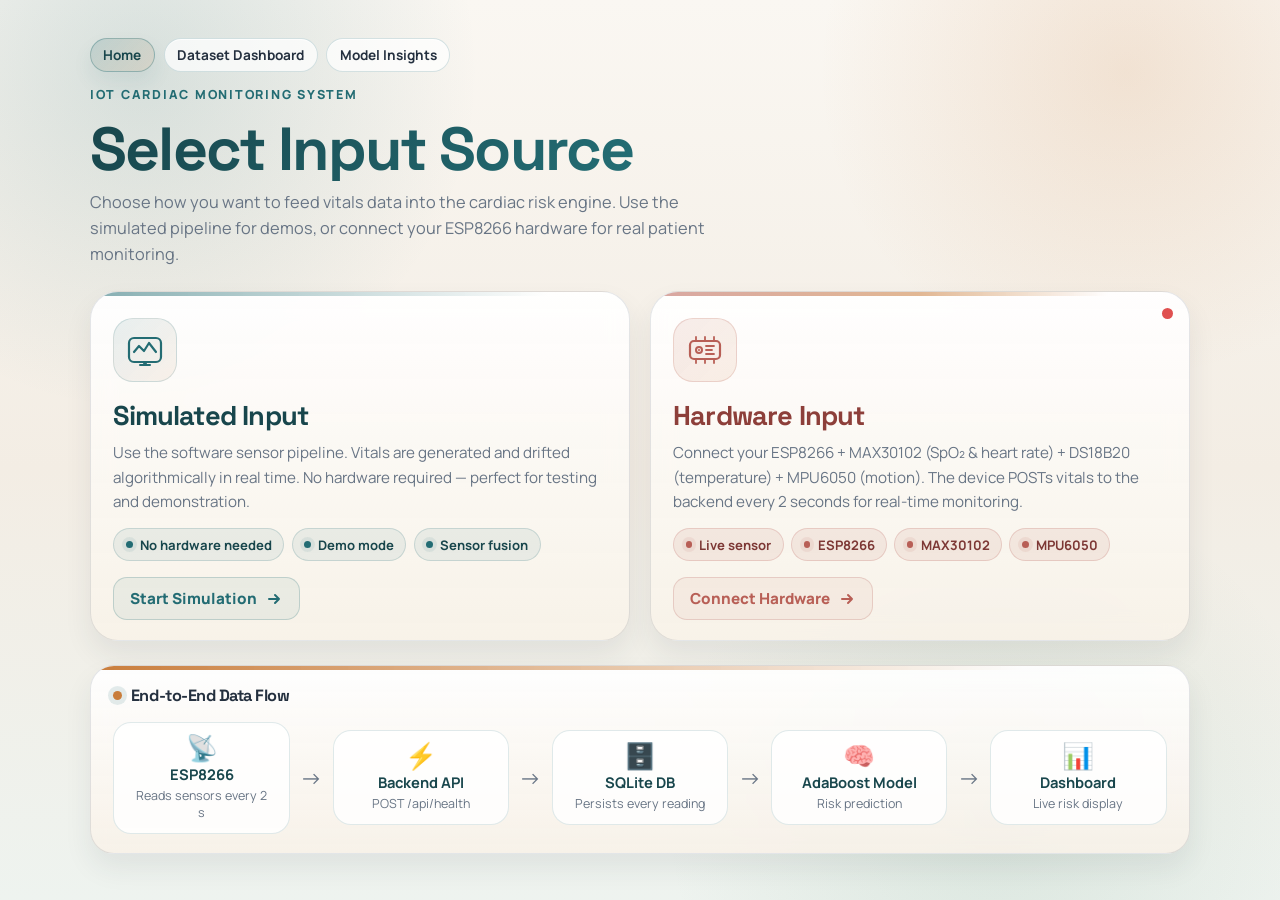
<file: project/frontend/index.html>
<!DOCTYPE html>
<html lang="en">
<head>
  <meta charset="UTF-8" />
  <meta name="viewport" content="width=device-width, initial-scale=1.0" />
  <title>Cardiac IoT Monitor — Choose Input Source</title>
  <meta name="description" content="Select your data input source: simulated sensor pipeline or real ESP8266 hardware for live cardiac risk monitoring." />
  <link rel="preconnect" href="https://fonts.googleapis.com" />
  <link rel="preconnect" href="https://fonts.gstatic.com" crossorigin />
  <link href="https://fonts.googleapis.com/css2?family=Space+Grotesk:wght@400;500;700;800&family=Manrope:wght@400;500;600;700;800&display=swap" rel="stylesheet" />
  <link rel="stylesheet" href="style.css" />
</head>
<body class="landing-body">
  <main class="landing-shell">

    <header class="landing-header">
      <nav class="top-nav">
        <a href="index.html" class="nav-link active">Home</a>
        <a href="dataset.html" class="nav-link">Dataset Dashboard</a>
        <a href="model_insights.html" class="nav-link">Model Insights</a>
      </nav>
      <p class="eyebrow">IoT Cardiac Monitoring System</p>
      <h1 class="landing-title">Select Input Source</h1>
      <p class="muted landing-sub">
        Choose how you want to feed vitals data into the cardiac risk engine.
        Use the simulated pipeline for demos, or connect your ESP8266 hardware for real patient monitoring.
      </p>
    </header>

    <section class="source-grid" aria-label="Input source options">

      <!-- Option A: Simulated -->
      <a href="intake.html" class="source-card source-card--sim" id="cardSimulated" role="button">
        <div class="source-card-icon" aria-hidden="true">
          <svg width="38" height="38" viewBox="0 0 38 38" fill="none" xmlns="http://www.w3.org/2000/svg">
            <rect x="3" y="7" width="32" height="24" rx="5" stroke="currentColor" stroke-width="2.2" fill="none"/>
            <path d="M8 21 L13 15 L18 20 L23 12 L30 21" stroke="currentColor" stroke-width="2.2" stroke-linecap="round" stroke-linejoin="round"/>
            <circle cx="19" cy="32" r="2" fill="currentColor"/>
            <path d="M14 34 h10" stroke="currentColor" stroke-width="2" stroke-linecap="round"/>
          </svg>
        </div>
        <div class="source-card-body">
          <h2 class="source-card-title">Simulated Input</h2>
          <p class="source-card-desc">
            Use the software sensor pipeline. Vitals are generated and drifted algorithmically in real time. 
            No hardware required — perfect for testing and demonstration.
          </p>
          <div class="source-card-chips">
            <span class="mark-chip">No hardware needed</span>
            <span class="mark-chip">Demo mode</span>
            <span class="mark-chip">Sensor fusion</span>
          </div>
        </div>
        <div class="source-card-cta">
          Start Simulation
          <svg width="18" height="18" viewBox="0 0 18 18" fill="none" aria-hidden="true">
            <path d="M4 9h10M10 5l4 4-4 4" stroke="currentColor" stroke-width="2" stroke-linecap="round" stroke-linejoin="round"/>
          </svg>
        </div>
      </a>

      <!-- Option B: Hardware -->
      <a href="hardware.html" class="source-card source-card--hw" id="cardHardware" role="button">
        <div class="source-card-icon" aria-hidden="true">
          <svg width="38" height="38" viewBox="0 0 38 38" fill="none" xmlns="http://www.w3.org/2000/svg">
            <rect x="4" y="10" width="30" height="18" rx="4" stroke="currentColor" stroke-width="2.2" fill="none"/>
            <circle cx="13" cy="19" r="3" stroke="currentColor" stroke-width="2" fill="none"/>
            <circle cx="13" cy="19" r="1" fill="currentColor"/>
            <path d="M20 15 h8 M20 19 h6 M20 23 h8" stroke="currentColor" stroke-width="1.8" stroke-linecap="round"/>
            <path d="M10 10 V6 M19 10 V6 M28 10 V6" stroke="currentColor" stroke-width="1.8" stroke-linecap="round"/>
            <path d="M10 28 V32 M19 28 V32 M28 28 V32" stroke="currentColor" stroke-width="1.8" stroke-linecap="round"/>
          </svg>
        </div>
        <div class="hw-live-dot" aria-label="Live hardware indicator"></div>
        <div class="source-card-body">
          <h2 class="source-card-title">Hardware Input</h2>
          <p class="source-card-desc">
            Connect your ESP8266 + MAX30102 (SpO₂ &amp; heart rate) + DS18B20 (temperature) + MPU6050 (motion).
            The device POSTs vitals to the backend every 2 seconds for real-time monitoring.
          </p>
          <div class="source-card-chips">
            <span class="mark-chip mark-chip--hw">Live sensor</span>
            <span class="mark-chip mark-chip--hw">ESP8266</span>
            <span class="mark-chip mark-chip--hw">MAX30102</span>
            <span class="mark-chip mark-chip--hw">MPU6050</span>
          </div>
        </div>
        <div class="source-card-cta source-card-cta--hw">
          Connect Hardware
          <svg width="18" height="18" viewBox="0 0 18 18" fill="none" aria-hidden="true">
            <path d="M4 9h10M10 5l4 4-4 4" stroke="currentColor" stroke-width="2" stroke-linecap="round" stroke-linejoin="round"/>
          </svg>
        </div>
      </a>

    </section>

    <!-- Flow diagram -->
    <section class="landing-flow panel" aria-label="System data flow">
      <h3>End-to-End Data Flow</h3>
      <div class="landing-flow-steps">
        <div class="lf-step">
          <span class="lf-icon lf-icon--device">📡</span>
          <strong>ESP8266</strong>
          <span class="muted">Reads sensors every 2 s</span>
        </div>
        <div class="lf-arrow">→</div>
        <div class="lf-step">
          <span class="lf-icon lf-icon--api">⚡</span>
          <strong>Backend API</strong>
          <span class="muted">POST /api/health</span>
        </div>
        <div class="lf-arrow">→</div>
        <div class="lf-step">
          <span class="lf-icon lf-icon--db">🗄️</span>
          <strong>SQLite DB</strong>
          <span class="muted">Persists every reading</span>
        </div>
        <div class="lf-arrow">→</div>
        <div class="lf-step">
          <span class="lf-icon lf-icon--model">🧠</span>
          <strong>AdaBoost Model</strong>
          <span class="muted">Risk prediction</span>
        </div>
        <div class="lf-arrow">→</div>
        <div class="lf-step">
          <span class="lf-icon lf-icon--dash">📊</span>
          <strong>Dashboard</strong>
          <span class="muted">Live risk display</span>
        </div>
      </div>
    </section>

  </main>
</body>
</html>
</file>
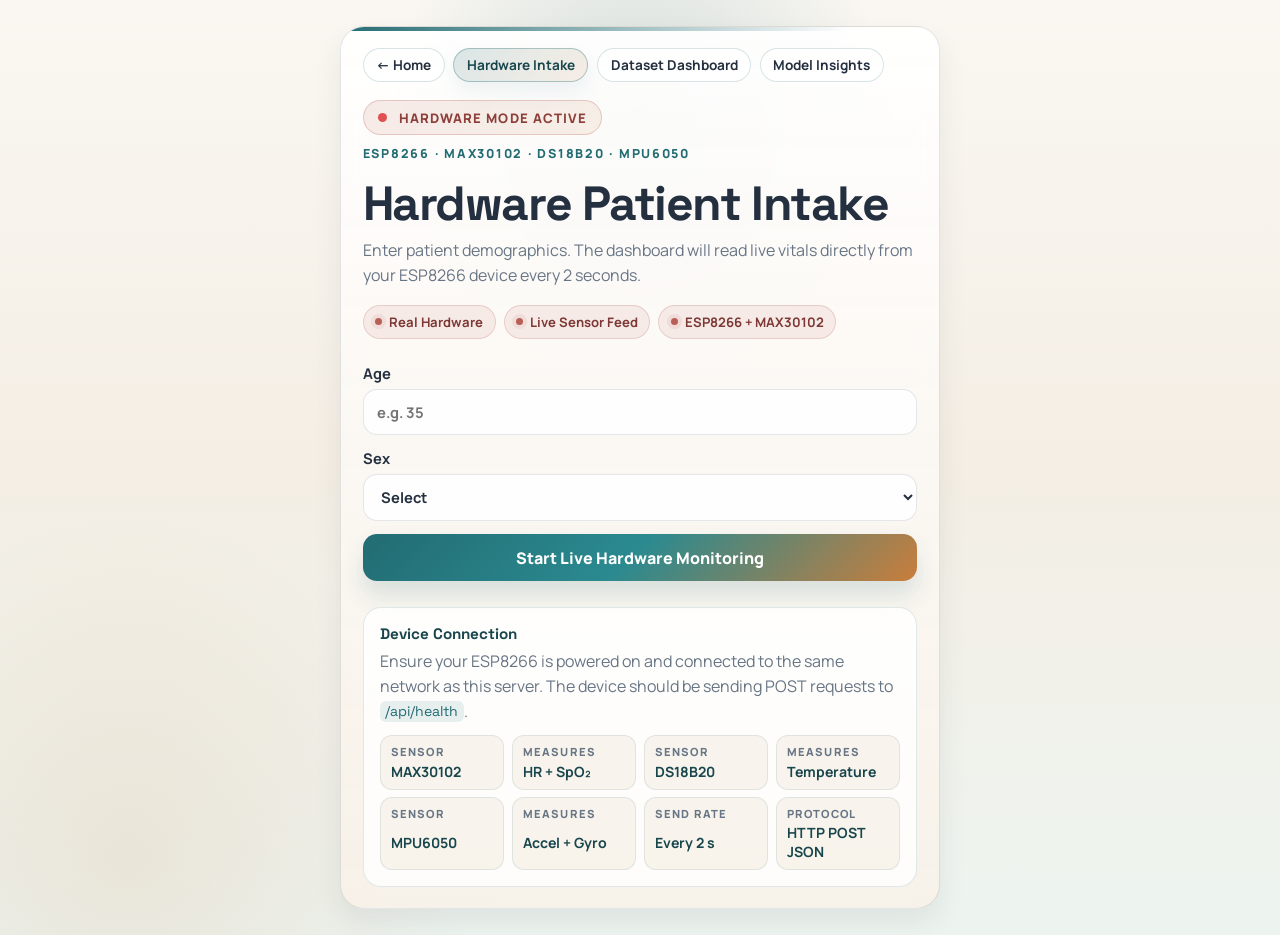
<file: project/frontend/hardware.html>
<!DOCTYPE html>
<html lang="en">
<head>
  <meta charset="UTF-8" />
  <meta name="viewport" content="width=device-width, initial-scale=1.0" />
  <title>Hardware Patient Intake — Cardiac IoT Monitor</title>
  <meta name="description" content="Enter patient demographics to begin real-time hardware-based cardiac risk monitoring via ESP8266 sensors." />
  <link rel="preconnect" href="https://fonts.googleapis.com" />
  <link rel="preconnect" href="https://fonts.gstatic.com" crossorigin />
  <link href="https://fonts.googleapis.com/css2?family=Space+Grotesk:wght@400;500;700;800&family=Manrope:wght@400;500;600;700;800&display=swap" rel="stylesheet" />
  <link rel="stylesheet" href="style.css" />
</head>
<body class="intake-body">
  <main class="intake-shell">
    <section class="intake-card">
      <nav class="top-nav">
        <a href="index.html" class="nav-link">← Home</a>
        <a href="hardware.html" class="nav-link active">Hardware Intake</a>
        <a href="dataset.html" class="nav-link">Dataset Dashboard</a>
        <a href="model_insights.html" class="nav-link">Model Insights</a>
      </nav>

      <div class="hw-mode-banner">
        <span class="hw-live-dot hw-live-dot--inline"></span>
        Hardware Mode Active
      </div>

      <p class="eyebrow">ESP8266 · MAX30102 · DS18B20 · MPU6050</p>
      <h1>Hardware Patient Intake</h1>
      <p class="muted">
        Enter patient demographics. The dashboard will read live vitals directly
        from your ESP8266 device every 2 seconds.
      </p>

      <div class="hero-marks" aria-label="Hardware highlights">
        <span class="mark-chip mark-chip--hw">Real Hardware</span>
        <span class="mark-chip mark-chip--hw">Live Sensor Feed</span>
        <span class="mark-chip mark-chip--hw">ESP8266 + MAX30102</span>
      </div>

      <form id="hwIntakeForm" class="intake-form">
        <label>
          Age
          <input type="number" id="hwAge" name="age" min="1" max="120" placeholder="e.g. 35" required />
        </label>

        <label>
          Sex
          <select id="hwSex" name="sex" required>
            <option value="">Select</option>
            <option value="1">Male</option>
            <option value="0">Female</option>
          </select>
        </label>

        <button type="submit" id="hwStartBtn">
          Start Live Hardware Monitoring
        </button>
      </form>

      <div class="hw-device-info">
        <h4>Device Connection</h4>
        <p class="muted">
          Ensure your ESP8266 is powered on and connected to the same network as this server.
          The device should be sending POST requests to <code>/api/health</code>.
        </p>
        <div class="hw-specs-grid">
          <div class="hw-spec-item">
            <span class="hw-spec-label">Sensor</span>
            <span class="hw-spec-val">MAX30102</span>
          </div>
          <div class="hw-spec-item">
            <span class="hw-spec-label">Measures</span>
            <span class="hw-spec-val">HR + SpO₂</span>
          </div>
          <div class="hw-spec-item">
            <span class="hw-spec-label">Sensor</span>
            <span class="hw-spec-val">DS18B20</span>
          </div>
          <div class="hw-spec-item">
            <span class="hw-spec-label">Measures</span>
            <span class="hw-spec-val">Temperature</span>
          </div>
          <div class="hw-spec-item">
            <span class="hw-spec-label">Sensor</span>
            <span class="hw-spec-val">MPU6050</span>
          </div>
          <div class="hw-spec-item">
            <span class="hw-spec-label">Measures</span>
            <span class="hw-spec-val">Accel + Gyro</span>
          </div>
          <div class="hw-spec-item">
            <span class="hw-spec-label">Send Rate</span>
            <span class="hw-spec-val">Every 2 s</span>
          </div>
          <div class="hw-spec-item">
            <span class="hw-spec-label">Protocol</span>
            <span class="hw-spec-val">HTTP POST JSON</span>
          </div>
        </div>
      </div>
    </section>
  </main>

  <script src="script.js"></script>
</body>
</html>
</file>
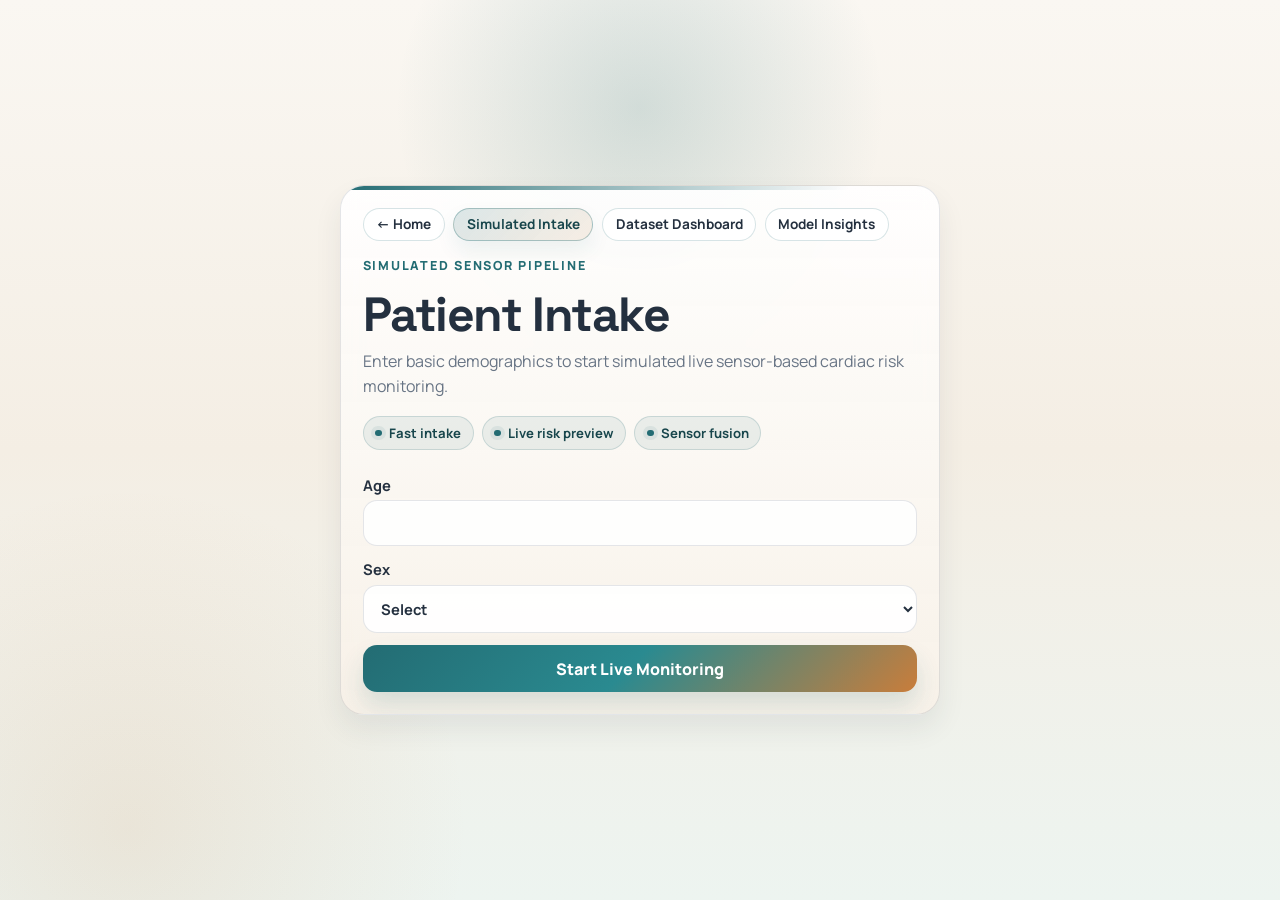
<file: project/frontend/intake.html>
<!DOCTYPE html>
<html lang="en">
<head>
  <meta charset="UTF-8" />
  <meta name="viewport" content="width=device-width, initial-scale=1.0" />
  <title>Simulated Patient Intake — Cardiac IoT Monitor</title>
  <meta name="description" content="Enter patient demographics to start simulated sensor-based cardiac risk monitoring." />
  <link rel="preconnect" href="https://fonts.googleapis.com" />
  <link rel="preconnect" href="https://fonts.gstatic.com" crossorigin />
  <link href="https://fonts.googleapis.com/css2?family=Space+Grotesk:wght@400;500;700;800&family=Manrope:wght@400;500;600;700;800&display=swap" rel="stylesheet" />
  <link rel="stylesheet" href="style.css" />
</head>
<body class="intake-body">
  <main class="intake-shell">
    <section class="intake-card">
      <nav class="top-nav">
        <a href="index.html" class="nav-link">← Home</a>
        <a href="intake.html" class="nav-link active">Simulated Intake</a>
        <a href="dataset.html" class="nav-link">Dataset Dashboard</a>
        <a href="model_insights.html" class="nav-link">Model Insights</a>
      </nav>

      <p class="eyebrow">Simulated Sensor Pipeline</p>
      <h1>Patient Intake</h1>
      <p class="muted">Enter basic demographics to start simulated live sensor-based cardiac risk monitoring.</p>

      <div class="hero-marks" aria-label="Highlights">
        <span class="mark-chip">Fast intake</span>
        <span class="mark-chip">Live risk preview</span>
        <span class="mark-chip">Sensor fusion</span>
      </div>

      <form id="intakeForm" class="intake-form">
        <label>
          Age
          <input type="number" id="age" name="age" min="1" max="120" required />
        </label>

        <label>
          Sex
          <select id="sex" name="sex" required>
            <option value="">Select</option>
            <option value="1">Male</option>
            <option value="0">Female</option>
          </select>
        </label>

        <button type="submit">Start Live Monitoring</button>
      </form>
    </section>
  </main>

  <script src="script.js"></script>
</body>
</html>
</file>
<file: project/frontend/style.css>
:root {
  --bg-main: #F5EFE7;
  --bg-sidebar: #EEF3EF;
  --bg-card: rgba(255, 255, 255, 0.86);
  --surface-strong: #FFFDF9;
  --primary: #236C73;
  --primary-strong: #18464C;
  --secondary: #C97D3B;
  --text: #24303F;
  --muted: #687585;
  --line: rgba(63, 79, 98, 0.14);
  --success: #4E8C6A;
  --warning: #B9852E;
  --danger: #B85F56;
  --shadow-soft: 0 14px 28px rgba(35, 46, 58, 0.08);
  --shadow-strong: 0 24px 52px rgba(35, 46, 58, 0.09);
}

* {
  box-sizing: border-box;
}

html {
  scroll-behavior: smooth;
}

body {
  margin: 0;
  min-height: 100vh;
  font-family: "Manrope", sans-serif;
  color: var(--text);
  overflow-x: hidden;
  background:
    radial-gradient(circle at 11% 8%, rgba(35, 108, 115, 0.16), transparent 24%),
    radial-gradient(circle at 88% 8%, rgba(201, 125, 59, 0.16), transparent 22%),
    radial-gradient(circle at 78% 90%, rgba(78, 140, 106, 0.12), transparent 26%),
    linear-gradient(180deg, #FAF7F2 0%, #F3EDE4 52%, #EEF3EF 100%),
    linear-gradient(rgba(35, 46, 58, 0.03) 1px, transparent 1px),
    linear-gradient(90deg, rgba(35, 46, 58, 0.03) 1px, transparent 1px);
  background-size: auto, auto, auto, auto, 44px 44px, 44px 44px;
}

body.intake-body {
  display: grid;
  place-items: center;
  padding: clamp(1rem, 2vw, 2rem);
  background:
    radial-gradient(circle at 50% 12%, rgba(35, 108, 115, 0.18), transparent 24%),
    radial-gradient(circle at 10% 92%, rgba(201, 125, 59, 0.12), transparent 24%),
    linear-gradient(180deg, #FAF7F2 0%, #F4EEE4 50%, #EDF4F0 100%),
    linear-gradient(rgba(35, 46, 58, 0.03) 1px, transparent 1px),
    linear-gradient(90deg, rgba(35, 46, 58, 0.03) 1px, transparent 1px);
  background-size: auto, auto, auto, 44px 44px, 44px 44px;
}

h1,
h2,
h3,
.kpi h2,
#riskScore,
.flow-step-index,
.risk-badge {
  margin: 0;
  font-family: "Space Grotesk", sans-serif;
  letter-spacing: -0.03em;
}

h3 {
  display: flex;
  align-items: center;
  gap: 0.55rem;
  font-size: 1.02rem;
}

h3::before {
  content: "";
  width: 0.55rem;
  height: 0.55rem;
  flex: 0 0 auto;
  border-radius: 999px;
  background: var(--accent, var(--primary));
  box-shadow: 0 0 0 5px rgba(35, 108, 115, 0.12);
}

p {
  margin: 0;
  line-height: 1.55;
}

a {
  color: inherit;
  text-decoration: none;
}

::selection {
  background: rgba(35, 108, 115, 0.16);
  color: var(--primary-strong);
}

.muted {
  color: var(--muted);
}

.panel,
.intake-card {
  position: relative;
  overflow: hidden;
  border: 1px solid var(--line);
  background: linear-gradient(180deg, rgba(255, 255, 255, 0.92), rgba(248, 241, 232, 0.88));
  border-radius: 24px;
  box-shadow: var(--shadow-soft);
  backdrop-filter: blur(10px);
  transition: transform 0.22s ease, box-shadow 0.22s ease, border-color 0.22s ease;
}

.panel::before,
.intake-card::before {
  content: "";
  position: absolute;
  inset: 0 0 auto;
  height: 4px;
  background: linear-gradient(90deg, var(--accent, var(--primary)) 0%, rgba(255, 255, 255, 0) 85%);
}

.panel:hover,
.intake-card:hover {
  transform: translateY(-2px);
  box-shadow: var(--shadow-strong);
}

.intake-body {
  /* handled above for the centered intake layout */
}

.intake-shell {
  width: min(600px, 100%);
}

.intake-card {
  width: 100%;
  padding: 1.35rem;
  display: grid;
  gap: 0.55rem;
}

.eyebrow {
  color: var(--primary);
  letter-spacing: 0.14em;
  text-transform: uppercase;
  font-size: 0.78rem;
  font-weight: 800;
}

.hero-marks {
  display: flex;
  flex-wrap: wrap;
  gap: 0.5rem;
  margin-top: 0.55rem;
}

.mark-chip {
  display: inline-flex;
  align-items: center;
  gap: 0.45rem;
  padding: 0.42rem 0.72rem;
  border-radius: 999px;
  border: 1px solid rgba(35, 108, 115, 0.18);
  background: rgba(35, 108, 115, 0.08);
  color: var(--primary-strong);
  font-size: 0.82rem;
  font-weight: 700;
  white-space: nowrap;
}

.mark-chip::before {
  content: "";
  width: 0.42rem;
  height: 0.42rem;
  border-radius: 999px;
  background: var(--accent, var(--primary));
  box-shadow: 0 0 0 4px rgba(35, 108, 115, 0.08);
}

.top-nav {
  display: flex;
  gap: 0.55rem;
  margin-bottom: 0.35rem;
  flex-wrap: wrap;
}

.nav-link {
  display: inline-flex;
  align-items: center;
  color: var(--text);
  font-size: 0.85rem;
  font-weight: 700;
  padding: 0.42rem 0.78rem;
  border-radius: 999px;
  border: 1px solid rgba(35, 108, 115, 0.18);
  background: rgba(255, 255, 255, 0.72);
  box-shadow: inset 0 1px 0 rgba(255, 255, 255, 0.8);
  transition: transform 0.2s ease, background 0.2s ease, border-color 0.2s ease, box-shadow 0.2s ease;
}

.nav-link:hover {
  transform: translateY(-1px);
  border-color: rgba(35, 108, 115, 0.34);
  background: rgba(35, 108, 115, 0.08);
}

.nav-link.active {
  color: var(--primary-strong);
  border-color: rgba(35, 108, 115, 0.34);
  background: linear-gradient(135deg, rgba(35, 108, 115, 0.16), rgba(201, 125, 59, 0.12));
  box-shadow: 0 10px 20px rgba(35, 108, 115, 0.08);
}

.intake-card h1 {
  margin-top: 0.4rem;
  font-size: clamp(2rem, 4vw, 3rem);
  line-height: 1.05;
}

.intake-form {
  margin-top: 1rem;
  display: grid;
  gap: 0.8rem;
}

label {
  display: grid;
  gap: 0.36rem;
  color: var(--text);
  font-size: 0.92rem;
  font-weight: 700;
}

input,
select,
button {
  font: inherit;
}

input,
select {
  min-height: 46px;
  background: rgba(255, 255, 255, 0.9);
  border: 1px solid var(--line);
  color: var(--text);
  border-radius: 14px;
  padding: 0.74rem 0.84rem;
  box-shadow: inset 0 1px 0 rgba(255, 255, 255, 0.84);
  transition: border-color 0.2s ease, box-shadow 0.2s ease, transform 0.2s ease;
}

input:focus,
select:focus {
  outline: none;
  border-color: rgba(35, 108, 115, 0.55);
  box-shadow: 0 0 0 4px rgba(35, 108, 115, 0.12);
}

button {
  border: 0;
  border-radius: 14px;
  padding: 0.78rem 0.95rem;
  font-weight: 800;
  color: #FFFFFF;
  background: linear-gradient(135deg, var(--primary) 0%, #2A8A90 48%, var(--secondary) 100%);
  cursor: pointer;
  box-shadow: 0 14px 24px rgba(35, 108, 115, 0.16);
  transition: transform 0.2s ease, filter 0.2s ease, box-shadow 0.2s ease;
}

button:hover {
  transform: translateY(-1px);
  filter: saturate(1.05);
  box-shadow: 0 18px 28px rgba(35, 108, 115, 0.2);
}

button:active {
  transform: translateY(0);
}

button:focus-visible,
input:focus-visible,
select:focus-visible,
.nav-link:focus-visible {
  outline: 3px solid rgba(35, 108, 115, 0.22);
  outline-offset: 2px;
}

.secondary-btn {
  background: linear-gradient(135deg, rgba(255, 255, 255, 0.95), rgba(244, 239, 230, 0.92));
  color: var(--primary-strong);
  border: 1px solid rgba(35, 108, 115, 0.18);
  box-shadow: none;
}

.secondary-btn:hover {
  background: linear-gradient(135deg, rgba(255, 255, 255, 1), rgba(235, 241, 239, 0.96));
}

.dashboard {
  width: min(1440px, calc(100% - 1.5rem));
  margin: 0.9rem auto 1.5rem;
  display: grid;
  gap: 1rem;
}

.header {
  padding: 1.1rem 1.15rem;
  display: flex;
  align-items: flex-start;
  justify-content: space-between;
  gap: 1rem;
  --accent: var(--primary);
}

.header > div:first-child {
  display: grid;
  gap: 0.45rem;
  max-width: 68ch;
}

.header h1 {
  font-size: clamp(1.8rem, 3vw, 2.6rem);
  line-height: 1.05;
}

.header .muted {
  max-width: 58ch;
}

.patient-chip {
  display: inline-flex;
  align-items: center;
  gap: 0.5rem;
  align-self: flex-start;
  white-space: nowrap;
  border: 1px solid rgba(35, 108, 115, 0.18);
  color: var(--primary-strong);
  background: rgba(255, 255, 255, 0.75);
  border-radius: 999px;
  padding: 0.55rem 0.85rem;
  font-weight: 700;
  box-shadow: inset 0 1px 0 rgba(255, 255, 255, 0.85);
}

.patient-chip::before {
  content: "";
  width: 0.45rem;
  height: 0.45rem;
  border-radius: 999px;
  background: var(--accent, var(--primary));
  box-shadow: 0 0 0 4px rgba(35, 108, 115, 0.08);
}

.kpi-grid {
  display: grid;
  grid-template-columns: repeat(4, minmax(0, 1fr));
  gap: 1rem;
}

.kpi {
  padding: 1rem 1.05rem 1.05rem;
  min-height: 142px;
  display: grid;
  gap: 0.35rem;
  --accent: var(--primary);
}

.kpi p {
  color: var(--muted);
  text-transform: uppercase;
  letter-spacing: 0.12em;
  font-size: 0.72rem;
  font-weight: 800;
}

.kpi h2 {
  margin-top: 0.25rem;
  font-size: clamp(1.9rem, 4vw, 2.8rem);
}

.kpi-meaning {
  margin-top: 0.15rem;
  color: var(--muted);
  font-size: 0.84rem;
  line-height: 1.45;
}

.kpi-hr { --accent: var(--primary); }
.kpi-spo2 { --accent: var(--success); }
.kpi-rr { --accent: var(--warning); }
.kpi-temp { --accent: var(--danger); }

.kpi-hr h2 { color: var(--primary); }
.kpi-spo2 h2 { color: var(--success); }
.kpi-rr h2 { color: var(--warning); }
.kpi-temp h2 { color: var(--danger); }

.grid {
  display: grid;
  gap: 1rem;
  grid-template-columns: repeat(12, minmax(0, 1fr));
}

.chart-panel {
  grid-column: span 4;
  padding: 1rem;
  --accent: var(--primary);
}

.chart-panel canvas {
  width: 100% !important;
  height: 250px !important;
}

.chart-with-insight {
  margin-top: 0.65rem;
  display: grid;
  grid-template-columns: minmax(0, 2fr) minmax(230px, 1fr);
  gap: 0.8rem;
  align-items: stretch;
}

.chart-with-insight-wide {
  grid-template-columns: minmax(0, 3fr) minmax(260px, 1fr);
}

.chart-canvas-wrap {
  min-height: 260px;
}

.chart-insight {
  border: 1px solid rgba(35, 108, 115, 0.16);
  border-radius: 18px;
  padding: 0.8rem;
  background: linear-gradient(180deg, rgba(255, 255, 255, 0.9), rgba(247, 241, 233, 0.94));
  box-shadow: inset 0 1px 0 rgba(255, 255, 255, 0.7);
}

.insight-copy {
  margin-top: 0.5rem;
  color: #3B4858;
  line-height: 1.6;
  border-left: 4px solid rgba(35, 108, 115, 0.55);
  padding-left: 0.8rem;
}

.backend-flow {
  margin-top: 0.95rem;
  display: grid;
  grid-template-columns: repeat(3, minmax(0, 1fr));
  gap: 0.9rem;
}

.flow-step {
  border: 1px solid rgba(35, 108, 115, 0.16);
  border-radius: 18px;
  padding: 1rem 1.05rem;
  background: linear-gradient(180deg, rgba(255, 255, 255, 0.96), rgba(246, 240, 231, 0.92));
  display: grid;
  gap: 0.35rem;
  min-width: 0;
}

.flow-step-index {
  width: fit-content;
  padding: 0.14rem 0.5rem;
  border-radius: 999px;
  background: rgba(35, 108, 115, 0.12);
  color: var(--primary);
  font-size: 0.78rem;
  font-weight: 800;
}

.flow-step p {
  color: #405062;
  line-height: 1.5;
  font-size: 0.93rem;
  overflow-wrap: anywhere;
  word-break: break-word;
}

.risk-panel {
  grid-column: span 12;
  padding: 1rem;
  --accent: var(--secondary);
}

.risk-explainer {
  margin-top: 1rem;
  display: grid;
  gap: 0.8rem;
}

.risk-explainer-grid {
  display: grid;
  grid-template-columns: repeat(2, minmax(0, 1fr));
  gap: 0.85rem;
}

.risk-explainer-block {
  padding: 0.85rem;
  border: 1px solid rgba(35, 108, 115, 0.14);
  border-radius: 18px;
  background: rgba(255, 255, 255, 0.84);
}

.risk-explainer-block h4 {
  margin: 0 0 0.35rem;
  font-family: "Space Grotesk", sans-serif;
  font-size: 0.98rem;
}

.detail-list,
.response-list {
  margin: 0;
  padding: 0;
}

.detail-list {
  list-style: none;
  display: grid;
  gap: 0.4rem;
}

.detail-list li {
  color: #405062;
  line-height: 1.48;
}

.formula-list li {
  padding-left: 0.9rem;
  position: relative;
}

.formula-list li::before {
  content: "";
  position: absolute;
  left: 0;
  top: 0.58rem;
  width: 0.38rem;
  height: 0.38rem;
  border-radius: 999px;
  background: var(--secondary);
}

.response-list {
  display: grid;
  grid-template-columns: minmax(120px, 170px) minmax(0, 1fr);
  gap: 0.4rem 0.7rem;
}

.response-list dt {
  font-weight: 800;
  color: var(--primary-strong);
  padding: 0.38rem 0.6rem;
  border-radius: 999px;
  border: 1px solid rgba(35, 108, 115, 0.14);
  background: rgba(35, 108, 115, 0.06);
}

.response-list dd {
  margin: 0;
  color: var(--muted);
  padding: 0.42rem 0;
  line-height: 1.5;
}

.response-list span {
  font-family: "Space Grotesk", sans-serif;
  color: var(--primary);
}

.filter-panel {
  padding: 1rem;
  --accent: var(--warning);
}

.filter-form {
  margin-top: 0.7rem;
  display: grid;
  grid-template-columns: repeat(5, minmax(0, 1fr));
  gap: 0.8rem;
  align-items: end;
}

.filter-actions {
  display: flex;
  gap: 0.55rem;
  flex-wrap: wrap;
}

.secondary-btn {
  background: linear-gradient(135deg, rgba(255, 255, 255, 0.95), rgba(244, 239, 230, 0.92));
  color: var(--primary-strong);
  border: 1px solid rgba(35, 108, 115, 0.18);
  box-shadow: none;
}

.score-row {
  margin-top: 0.85rem;
  display: flex;
  justify-content: space-between;
  align-items: center;
  gap: 0.8rem;
}

#riskScore {
  font-size: 2.15rem;
  color: var(--primary-strong);
}

.risk-badge {
  margin-top: 0.8rem;
  width: fit-content;
  padding: 0.38rem 0.72rem;
  border-radius: 999px;
  border: 1px solid transparent;
  text-transform: uppercase;
  letter-spacing: 0.12em;
  font-size: 0.75rem;
  font-weight: 800;
}

.risk-low {
  color: #356D55;
  border-color: rgba(78, 140, 106, 0.25);
  background: rgba(78, 140, 106, 0.13);
}

.risk-medium {
  color: #8A671E;
  border-color: rgba(185, 133, 46, 0.3);
  background: rgba(185, 133, 46, 0.14);
}

.risk-high {
  color: #9B4F49;
  border-color: rgba(184, 95, 86, 0.3);
  background: rgba(184, 95, 86, 0.14);
}

.warning {
  margin-top: 0.95rem;
  border: 1px solid rgba(184, 95, 86, 0.28);
  background: linear-gradient(135deg, rgba(184, 95, 86, 0.12), rgba(255, 255, 255, 0.9));
  border-radius: 18px;
  padding: 0.85rem 0.9rem;
  color: #8D4B45;
  box-shadow: inset 0 1px 0 rgba(255, 255, 255, 0.5);
}

.warning strong {
  display: inline-flex;
  align-items: center;
  gap: 0.45rem;
  font-size: 0.82rem;
  text-transform: uppercase;
  letter-spacing: 0.12em;
}

.warning p {
  margin-top: 0.35rem;
  color: #7F403B;
  font-weight: 700;
  line-height: 1.5;
}

.sensor-list {
  margin-top: 0.95rem;
  display: grid;
  grid-template-columns: repeat(2, minmax(0, 1fr));
  gap: 0.55rem 0.8rem;
}

.sensor-list dt {
  color: var(--muted);
  display: grid;
  gap: 0.2rem;
  margin: 0;
  padding: 0.7rem 0.8rem 0.72rem;
  border: 1px solid rgba(35, 108, 115, 0.14);
  border-radius: 16px;
  background: rgba(255, 255, 255, 0.86);
  box-shadow: inset 0 1px 0 rgba(255, 255, 255, 0.7);
}

.sensor-list dd {
  margin: 0;
  padding: 0.7rem 0.8rem;
  border: 1px solid rgba(35, 108, 115, 0.14);
  border-radius: 16px;
  background: linear-gradient(180deg, rgba(248, 243, 235, 0.96), rgba(255, 255, 255, 0.92));
  display: flex;
  align-items: center;
  justify-content: flex-end;
  font-weight: 800;
  color: var(--primary-strong);
  box-shadow: inset 0 1px 0 rgba(255, 255, 255, 0.7);
}

.sensor-name {
  color: var(--muted);
  text-transform: uppercase;
  letter-spacing: 0.08em;
  font-size: 0.72rem;
  font-weight: 800;
}

.sensor-formula {
  color: #5F6B79;
  font-size: 0.84rem;
  line-height: 1.45;
}

.dataset-wide-chart {
  grid-column: span 12;
}

.panel.dataset-wide-chart:not(.chart-panel):not(.risk-panel) {
  padding: 1rem 1.15rem 1.15rem;
}

.table-wrap {
  margin-top: 0.75rem;
  overflow: auto;
  border: 1px solid rgba(35, 108, 115, 0.16);
  border-radius: 18px;
  max-height: 360px;
  background: rgba(255, 255, 255, 0.82);
  box-shadow: inset 0 1px 0 rgba(255, 255, 255, 0.7);
  scrollbar-color: rgba(35, 108, 115, 0.45) transparent;
}

.table-wrap::-webkit-scrollbar {
  height: 10px;
  width: 10px;
}

.table-wrap::-webkit-scrollbar-thumb {
  background: rgba(35, 108, 115, 0.35);
  border: 2px solid transparent;
  background-clip: padding-box;
  border-radius: 999px;
}

table {
  width: 100%;
  border-collapse: collapse;
  min-width: 820px;
}

thead {
  position: sticky;
  top: 0;
  z-index: 1;
  background: linear-gradient(180deg, rgba(235, 242, 240, 0.96), rgba(229, 236, 233, 0.98));
  box-shadow: 0 1px 0 rgba(35, 46, 58, 0.05);
}

th,
td {
  text-align: left;
  padding: 0.62rem 0.72rem;
  border-bottom: 1px solid var(--line);
  font-size: 0.9rem;
}

th {
  color: var(--primary-strong);
  text-transform: uppercase;
  letter-spacing: 0.08em;
  font-size: 0.75rem;
}

tbody tr:nth-child(even) {
  background: rgba(35, 108, 115, 0.03);
}

tbody tr:hover {
  background: rgba(35, 108, 115, 0.07);
}

@media (max-width: 1100px) {
  .kpi-grid {
    grid-template-columns: repeat(2, minmax(0, 1fr));
  }

  .chart-panel {
    grid-column: span 6;
  }

  .dataset-wide-chart {
    grid-column: span 12;
  }

  .filter-form {
    grid-template-columns: repeat(2, minmax(0, 1fr));
  }

  .backend-flow {
    grid-template-columns: repeat(2, minmax(0, 1fr));
  }
}

@media (max-width: 760px) {
  body.intake-body {
    padding: 0.85rem;
  }

  .header {
    flex-direction: column;
    align-items: flex-start;
  }

  .patient-chip {
    align-self: stretch;
    width: fit-content;
  }

  .kpi-grid {
    grid-template-columns: 1fr;
  }

  .chart-panel {
    grid-column: span 12;
  }

  .chart-with-insight,
  .chart-with-insight-wide,
  .backend-flow {
    grid-template-columns: 1fr;
  }

  .sensor-list {
    grid-template-columns: 1fr;
  }

  .risk-explainer-grid,
  .response-list {
    grid-template-columns: 1fr;
  }

  .filter-form {
    grid-template-columns: 1fr;
  }

  .filter-actions {
    flex-direction: column;
  }

  .filter-actions button {
    width: 100%;
  }

  .score-row {
    flex-direction: column;
    align-items: flex-start;
  }
}

@media (prefers-reduced-motion: reduce) {
  *,
  *::before,
  *::after {
    animation-duration: 0.01ms !important;
    animation-iteration-count: 1 !important;
    transition-duration: 0.01ms !important;
    scroll-behavior: auto !important;
  }
}

/* ══════════════════════════════════════════════════════
   LANDING PAGE — source selector
══════════════════════════════════════════════════════ */

body.landing-body {
  display: grid;
  place-items: start center;
  padding: clamp(1.5rem, 3vw, 3rem) clamp(1rem, 2vw, 2rem);
  min-height: 100vh;
}

.landing-shell {
  width: min(1100px, 100%);
  display: grid;
  gap: 1.5rem;
}

.landing-header {
  display: grid;
  gap: 0.5rem;
}

.landing-title {
  font-size: clamp(2.4rem, 5vw, 3.8rem);
  line-height: 1.04;
  margin: 0.3rem 0 0;
  font-family: "Space Grotesk", sans-serif;
  letter-spacing: -0.03em;
  background: linear-gradient(135deg, var(--primary-strong) 0%, var(--primary) 50%, var(--secondary) 100%);
  -webkit-background-clip: text;
  -webkit-text-fill-color: transparent;
  background-clip: text;
}

.landing-sub {
  max-width: 62ch;
  font-size: 1.02rem;
  line-height: 1.6;
}

/* Two-column card grid */
.source-grid {
  display: grid;
  grid-template-columns: repeat(2, minmax(0, 1fr));
  gap: 1.2rem;
}

/* Each selectable card */
.source-card {
  position: relative;
  display: grid;
  grid-template-rows: auto 1fr auto;
  gap: 1rem;
  padding: 1.6rem 1.4rem 1.25rem;
  border-radius: 28px;
  border: 1.5px solid var(--line);
  background: linear-gradient(180deg, rgba(255,255,255,0.94) 0%, rgba(248,242,232,0.9) 100%);
  box-shadow: var(--shadow-soft);
  backdrop-filter: blur(12px);
  text-decoration: none;
  color: var(--text);
  cursor: pointer;
  overflow: hidden;
  transition: transform 0.26s ease, box-shadow 0.26s ease, border-color 0.26s ease;
}

.source-card::before {
  content: "";
  position: absolute;
  inset: 0 0 auto;
  height: 4px;
  border-radius: 28px 28px 0 0;
  background: linear-gradient(90deg, var(--primary) 0%, transparent 85%);
  transition: opacity 0.26s ease;
  opacity: 0.55;
}

.source-card:hover {
  transform: translateY(-5px);
  box-shadow: var(--shadow-strong), 0 0 0 2px rgba(35,108,115,0.15);
  border-color: rgba(35,108,115,0.35);
}

.source-card:hover::before {
  opacity: 1;
}

/* Hardware card distinct glow */
.source-card--hw::before {
  background: linear-gradient(90deg, #B85F56 0%, var(--secondary) 50%, transparent 85%);
}

.source-card--hw:hover {
  box-shadow: var(--shadow-strong), 0 0 0 2px rgba(184,95,86,0.18);
  border-color: rgba(184,95,86,0.28);
}

.source-card-icon {
  width: 64px;
  height: 64px;
  border-radius: 20px;
  display: grid;
  place-items: center;
  background: linear-gradient(135deg, rgba(35,108,115,0.1) 0%, rgba(201,125,59,0.08) 100%);
  border: 1px solid rgba(35,108,115,0.16);
  color: var(--primary);
  transition: transform 0.22s ease;
}

.source-card--hw .source-card-icon {
  background: linear-gradient(135deg, rgba(184,95,86,0.12) 0%, rgba(201,125,59,0.1) 100%);
  border-color: rgba(184,95,86,0.2);
  color: #B85F56;
}

.source-card:hover .source-card-icon {
  transform: scale(1.06) rotate(-2deg);
}

.source-card-body {
  display: grid;
  gap: 0.55rem;
}

.source-card-title {
  font-family: "Space Grotesk", sans-serif;
  font-size: 1.7rem;
  font-weight: 800;
  letter-spacing: -0.03em;
  margin: 0;
  color: var(--primary-strong);
}

.source-card--hw .source-card-title {
  color: #8D3F3A;
}

.source-card-desc {
  color: var(--muted);
  line-height: 1.6;
  font-size: 0.95rem;
}

.source-card-chips {
  display: flex;
  flex-wrap: wrap;
  gap: 0.45rem;
  margin-top: 0.3rem;
}

.source-card-cta {
  display: inline-flex;
  align-items: center;
  gap: 0.5rem;
  align-self: flex-end;
  font-weight: 800;
  font-size: 0.95rem;
  color: var(--primary);
  padding: 0.6rem 1rem;
  border-radius: 14px;
  border: 1.5px solid rgba(35,108,115,0.22);
  background: rgba(35,108,115,0.07);
  width: fit-content;
  transition: background 0.2s ease, border-color 0.2s ease, gap 0.2s ease;
}

.source-card:hover .source-card-cta {
  background: rgba(35,108,115,0.13);
  border-color: rgba(35,108,115,0.38);
  gap: 0.75rem;
}

.source-card-cta--hw {
  color: #B85F56;
  border-color: rgba(184,95,86,0.22);
  background: rgba(184,95,86,0.07);
}

.source-card--hw:hover .source-card-cta--hw {
  background: rgba(184,95,86,0.13);
  border-color: rgba(184,95,86,0.38);
}

/* Hardware mark-chip variant */
.mark-chip--hw {
  border-color: rgba(184,95,86,0.22);
  background: rgba(184,95,86,0.1);
  color: #7D3835;
}

.mark-chip--hw::before {
  background: #B85F56;
  box-shadow: 0 0 0 4px rgba(184,95,86,0.1);
}

/* ── Landing Flow Diagram ── */
.landing-flow {
  padding: 1.2rem 1.4rem;
  --accent: var(--secondary);
}

.landing-flow-steps {
  margin-top: 1rem;
  display: flex;
  align-items: center;
  gap: 0.5rem;
  flex-wrap: wrap;
}

.lf-step {
  display: grid;
  gap: 0.2rem;
  text-align: center;
  padding: 0.75rem 1.1rem;
  border-radius: 18px;
  border: 1px solid rgba(35,108,115,0.14);
  background: rgba(255,255,255,0.84);
  min-width: 110px;
  flex: 1;
}

.lf-step strong {
  font-size: 0.92rem;
  color: var(--primary-strong);
}

.lf-step .muted {
  font-size: 0.78rem;
}

.lf-icon {
  font-size: 1.6rem;
  line-height: 1;
}

.lf-arrow {
  font-size: 1.4rem;
  color: var(--muted);
  flex-shrink: 0;
  padding: 0 0.15rem;
}

/* ══════════════════════════════════════════════════════
   LIVE HARDWARE DOT — pulsing red indicator
══════════════════════════════════════════════════════ */

.hw-live-dot {
  position: absolute;
  top: 1rem;
  right: 1rem;
  width: 11px;
  height: 11px;
  border-radius: 999px;
  background: #E05050;
  box-shadow: 0 0 0 0 rgba(224,80,80,0.5);
  animation: hw-pulse 1.8s ease-in-out infinite;
}

.hw-live-dot--inline {
  position: static;
  display: inline-block;
  width: 9px;
  height: 9px;
  vertical-align: middle;
  margin-right: 0.25rem;
}

.hw-live-dot--chip {
  position: static;
  display: inline-block;
  width: 8px;
  height: 8px;
  margin-right: 0.2rem;
  vertical-align: middle;
}

@keyframes hw-pulse {
  0%   { box-shadow: 0 0 0 0 rgba(224,80,80,0.5); }
  60%  { box-shadow: 0 0 0 8px rgba(224,80,80,0); }
  100% { box-shadow: 0 0 0 0 rgba(224,80,80,0); }
}

/* ══════════════════════════════════════════════════════
   HARDWARE MODE BANNER (intake page)
══════════════════════════════════════════════════════ */

.hw-mode-banner {
  display: inline-flex;
  align-items: center;
  gap: 0.5rem;
  padding: 0.48rem 0.9rem;
  border-radius: 999px;
  border: 1px solid rgba(184,95,86,0.28);
  background: linear-gradient(135deg, rgba(184,95,86,0.12), rgba(201,125,59,0.1));
  color: #8D3F3A;
  font-size: 0.82rem;
  font-weight: 800;
  letter-spacing: 0.08em;
  text-transform: uppercase;
  width: fit-content;
  margin-top: 0.25rem;
}

/* ══════════════════════════════════════════════════════
   HARDWARE DEVICE INFO BLOCK
══════════════════════════════════════════════════════ */

.hw-device-info {
  margin-top: 1.1rem;
  padding: 0.95rem 1rem;
  border-radius: 18px;
  border: 1px solid rgba(35,108,115,0.14);
  background: rgba(255,255,255,0.82);
}

.hw-device-info h4 {
  margin: 0 0 0.4rem;
  font-family: "Space Grotesk", sans-serif;
  font-size: 0.95rem;
  color: var(--primary-strong);
}

.hw-device-info code {
  font-family: "Space Grotesk", monospace;
  background: rgba(35,108,115,0.1);
  color: var(--primary);
  padding: 0.1em 0.4em;
  border-radius: 6px;
  font-size: 0.88em;
}

.hw-specs-grid {
  margin-top: 0.75rem;
  display: grid;
  grid-template-columns: repeat(4, minmax(0, 1fr));
  gap: 0.45rem;
}

.hw-spec-item {
  display: grid;
  gap: 0.15rem;
  padding: 0.5rem 0.65rem;
  border-radius: 12px;
  border: 1px solid rgba(35,108,115,0.12);
  background: rgba(248,243,235,0.9);
}

.hw-spec-label {
  font-size: 0.7rem;
  font-weight: 800;
  text-transform: uppercase;
  letter-spacing: 0.1em;
  color: var(--muted);
}

.hw-spec-val {
  font-size: 0.88rem;
  font-weight: 700;
  color: var(--primary-strong);
}

/* ══════════════════════════════════════════════════════
   HARDWARE DASHBOARD — waiting banner
══════════════════════════════════════════════════════ */

.hw-waiting-banner {
  border-radius: 20px;
  border: 1.5px dashed rgba(184,95,86,0.35);
  background: linear-gradient(135deg, rgba(184,95,86,0.08), rgba(255,255,255,0.92));
  padding: 1.1rem 1.3rem;
  animation: hw-banner-fade 0.4s ease;
}

.hw-waiting-banner[hidden] {
  display: none;
}

.hw-waiting-inner {
  display: flex;
  align-items: center;
  gap: 1rem;
}

.hw-waiting-inner strong {
  display: block;
  color: #8D3F3A;
  font-size: 1rem;
  margin-bottom: 0.25rem;
}

.hw-waiting-inner code {
  font-family: "Space Grotesk", monospace;
  background: rgba(35,108,115,0.1);
  color: var(--primary);
  padding: 0.1em 0.4em;
  border-radius: 6px;
  font-size: 0.88em;
}

.hw-waiting-spinner {
  flex-shrink: 0;
  width: 38px;
  height: 38px;
  border: 3px solid rgba(184,95,86,0.18);
  border-top-color: #B85F56;
  border-radius: 50%;
  animation: hw-spin 0.9s linear infinite;
}

@keyframes hw-spin {
  to { transform: rotate(360deg); }
}

@keyframes hw-banner-fade {
  from { opacity: 0; transform: translateY(-6px); }
  to   { opacity: 1; transform: translateY(0); }
}

/* ══════════════════════════════════════════════════════
   HARDWARE DASHBOARD — KPI source label
══════════════════════════════════════════════════════ */

.kpi-source {
  font-size: 0.7rem;
  font-weight: 800;
  text-transform: uppercase;
  letter-spacing: 0.12em;
  color: var(--muted);
  padding: 0.2rem 0.5rem;
  border-radius: 999px;
  border: 1px solid rgba(35,108,115,0.14);
  background: rgba(255,255,255,0.72);
  width: fit-content;
}

.kpi-motion {
  --accent: var(--secondary);
}

.kpi-motion h2 {
  color: var(--secondary);
}

/* ══════════════════════════════════════════════════════
   HARDWARE DASHBOARD — raw sensor readout
══════════════════════════════════════════════════════ */

.hw-sensor-readout {
  margin-top: 1rem;
  padding: 0.85rem;
  border-radius: 18px;
  border: 1px solid rgba(35,108,115,0.14);
  background: rgba(255,255,255,0.82);
}

.hw-sensor-readout h4 {
  margin: 0 0 0.6rem;
  font-family: "Space Grotesk", sans-serif;
  font-size: 0.95rem;
  color: var(--primary-strong);
}

.hw-raw-grid {
  margin: 0;
  display: grid;
  grid-template-columns: repeat(3, minmax(0, 1fr));
  gap: 0.4rem;
}

.hw-raw-grid dt {
  font-size: 0.7rem;
  font-weight: 800;
  text-transform: uppercase;
  letter-spacing: 0.09em;
  color: var(--muted);
  padding: 0.45rem 0.6rem 0.2rem;
}

.hw-raw-grid dd {
  margin: 0;
  font-weight: 800;
  font-size: 0.92rem;
  color: var(--primary-strong);
  padding: 0 0.6rem 0.5rem;
  border-bottom: 1px solid rgba(35,108,115,0.1);
}

/* ══════════════════════════════════════════════════════
   RESPONSIVE — landing & hardware pages
══════════════════════════════════════════════════════ */

@media (max-width: 860px) {
  .source-grid {
    grid-template-columns: 1fr;
  }

  .landing-flow-steps {
    flex-direction: column;
    align-items: stretch;
  }

  .lf-arrow {
    text-align: center;
    transform: rotate(90deg);
  }

  .hw-specs-grid {
    grid-template-columns: repeat(2, minmax(0, 1fr));
  }

  .hw-raw-grid {
    grid-template-columns: repeat(2, minmax(0, 1fr));
  }
}

@media (max-width: 580px) {
  .hw-specs-grid {
    grid-template-columns: 1fr;
  }

  .hw-raw-grid {
    grid-template-columns: 1fr 1fr;
  }
}
</file>
